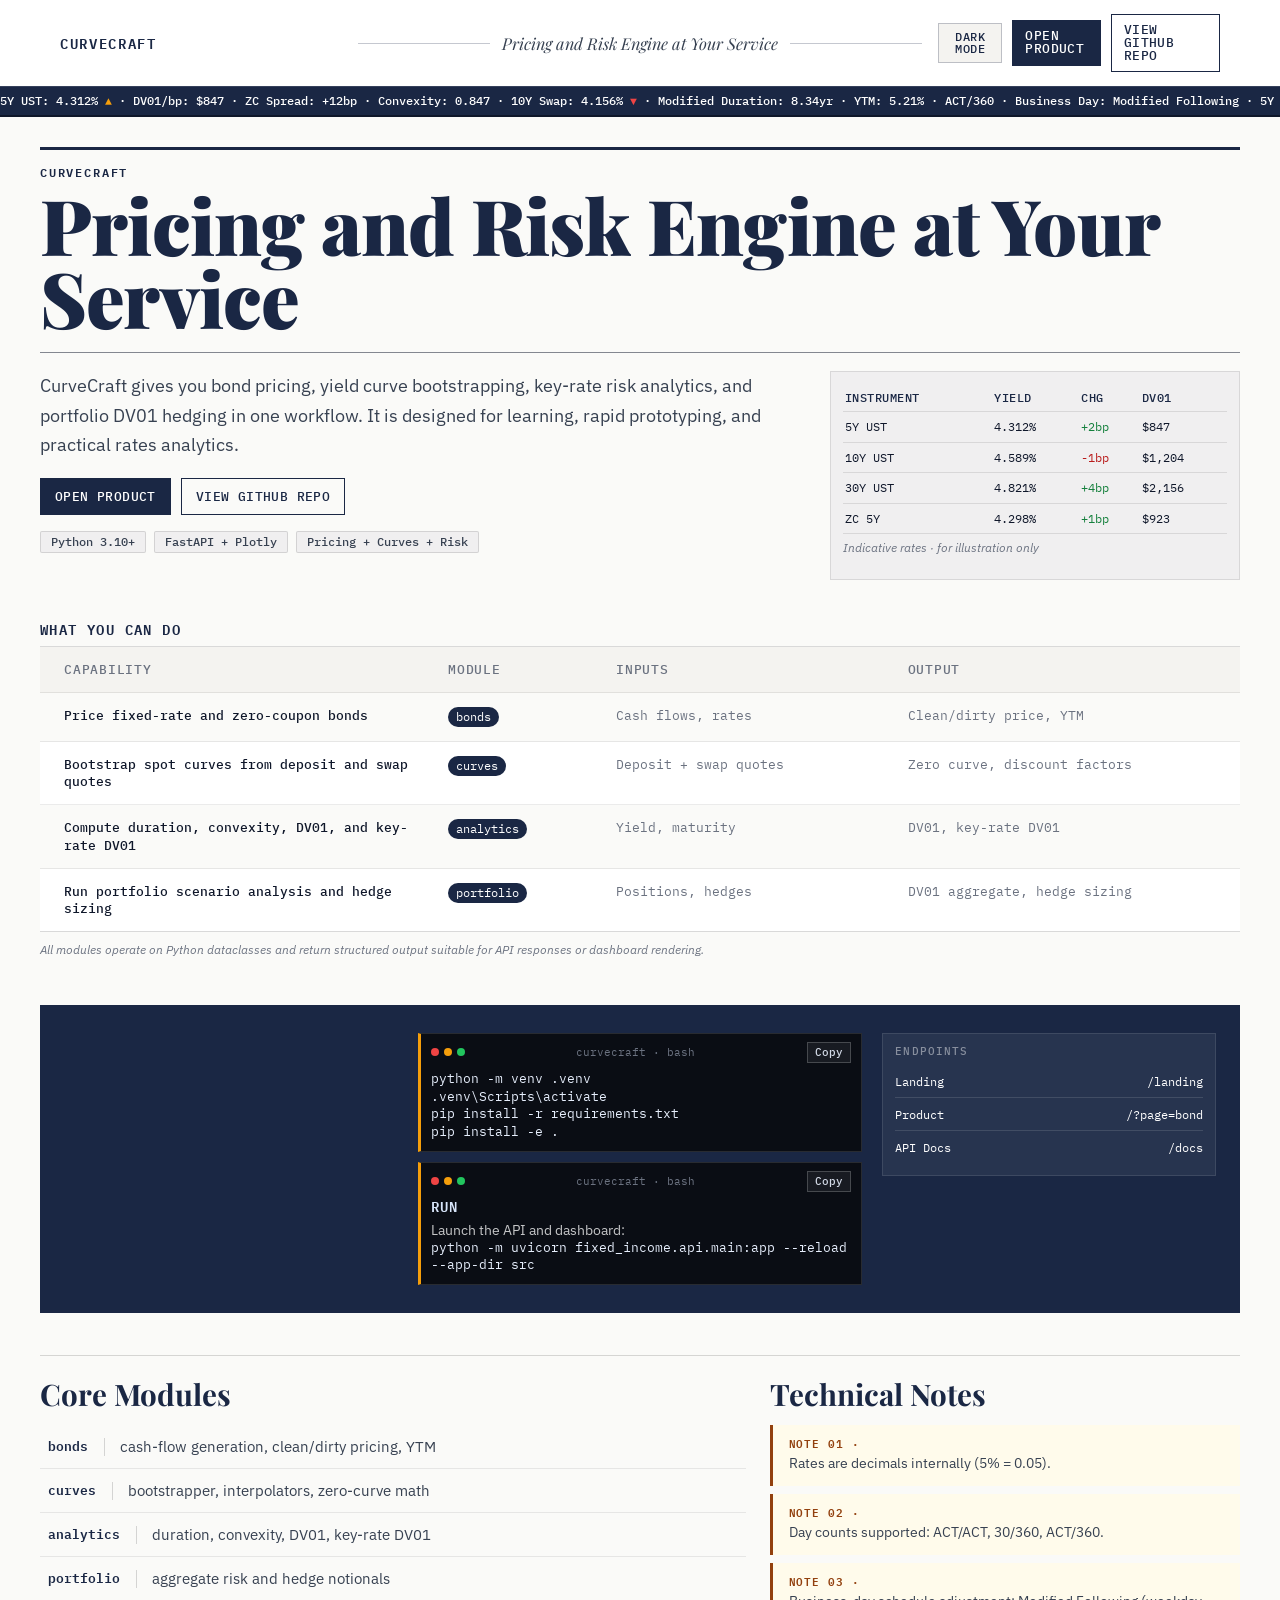
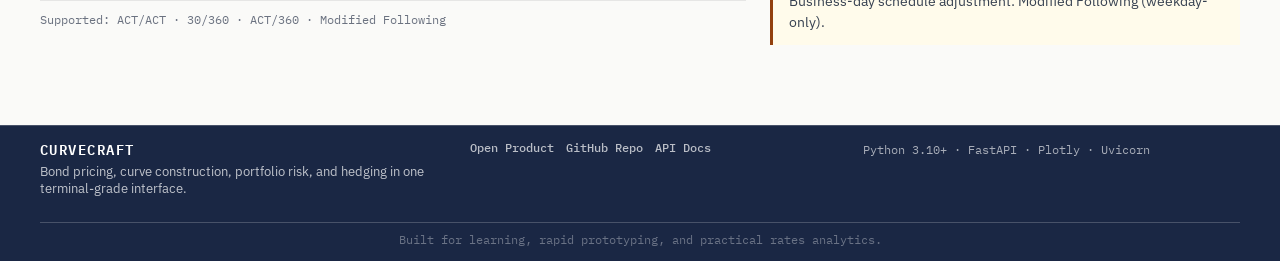
<file: src/fixed_income/api/static/landing/index.html>
<!DOCTYPE html>
<html lang="en">
<head>
    <meta charset="UTF-8">
    <meta name="viewport" content="width=device-width, initial-scale=1.0">
    <title>CurveCraft | Pricing and Risk Engine at Your Service</title>
    <link rel="preconnect" href="https://fonts.googleapis.com">
    <link rel="preconnect" href="https://fonts.gstatic.com" crossorigin>
    <link
        href="https://fonts.googleapis.com/css2?family=IBM+Plex+Mono:wght@400;500;600&family=IBM+Plex+Sans:wght@400;500&family=Playfair+Display:ital,wght@0,700;0,900;1,700&display=swap"
        rel="stylesheet"
    >
    <style>
        :root {
            --bg: #fafaf8;
            --surface: #ffffff;
            --surface-ruled: #f4f3f0;
            --surface-data: #f0eff0;
            --accent: #1a2744;
            --accent-surface: #1a2744;
            --accent-contrast: #ffffff;
            --positive: #15803d;
            --negative: #b91c1c;
            --neutral: #374151;
            --border: rgba(0, 0, 0, 0.1);
            --border-strong: rgba(26, 39, 68, 0.25);
            --text: #0f172a;
            --muted: #6b7280;
            --data: #1a2744;
            --amber: #92400e;
        }

        :root[data-theme="dark"] {
            --bg: #08111d;
            --surface: #0d1728;
            --surface-ruled: #132238;
            --surface-data: #101d31;
            --accent: #d9e6fb;
            --accent-surface: #0f1b2d;
            --accent-contrast: #edf3fb;
            --positive: #4ade80;
            --negative: #f87171;
            --neutral: #b8c5d9;
            --border: rgba(217, 230, 251, 0.14);
            --border-strong: rgba(217, 230, 251, 0.28);
            --text: #edf3fb;
            --muted: #91a2ba;
            --data: #edf3fb;
            --amber: #f4b76a;
        }

        * { box-sizing: border-box; }

        body {
            margin: 0;
            background: var(--bg);
            color: var(--text);
            font-family: "IBM Plex Sans", "Segoe UI", sans-serif;
            transition: background 0.25s ease, color 0.25s ease;
        }

        .shell {
            width: min(1200px, calc(100vw - 40px));
            margin: 0 auto;
        }

        .masthead {
            background: var(--surface);
            border-bottom: 2px solid #0f172a;
            transition: background 0.25s ease, border-color 0.25s ease;
        }

        .masthead-main {
            display: grid;
            grid-template-columns: 1fr 2fr 1fr;
            align-items: center;
            gap: 16px;
            padding: 14px 20px;
        }

        .brand {
            margin: 0;
            font: 600 0.86rem/1 "IBM Plex Mono", monospace;
            letter-spacing: 0.12em;
            color: var(--accent);
            text-transform: uppercase;
        }

        .masthead-tagline {
            display: flex;
            align-items: center;
            gap: 12px;
            color: var(--neutral);
            justify-content: center;
        }

        .masthead-tagline::before,
        .masthead-tagline::after {
            content: "";
            height: 1px;
            background: var(--border-strong);
            flex: 1;
        }

        .masthead-tagline span {
            font-family: "Playfair Display", serif;
            font-style: italic;
            font-size: 1.02rem;
            white-space: nowrap;
        }

        .masthead-actions {
            display: flex;
            justify-content: flex-end;
            gap: 10px;
            align-items: center;
        }

        .masthead-btn {
            border: 1px solid var(--accent);
            background: transparent;
            color: var(--accent);
            text-decoration: none;
            padding: 9px 12px;
            border-radius: 0;
            font: 500 0.8rem/1 "IBM Plex Mono", monospace;
            text-transform: uppercase;
            letter-spacing: 0.03em;
            transition: background 0.2s ease, color 0.2s ease, border-color 0.2s ease;
        }

        .masthead-btn.is-primary {
            background: var(--accent-surface);
            color: var(--accent-contrast);
        }

        .theme-toggle {
            display: inline-flex;
            align-items: center;
            gap: 8px;
            border: 1px solid var(--border-strong);
            background: var(--surface-ruled);
            color: var(--accent);
            padding: 7px 10px;
            font: 500 0.74rem/1 "IBM Plex Mono", monospace;
            text-transform: uppercase;
            letter-spacing: 0.05em;
            cursor: pointer;
            border-radius: 0;
            transition: background 0.2s ease, color 0.2s ease, border-color 0.2s ease;
        }

        .theme-toggle:hover {
            border-color: var(--accent);
        }

        .ticker {
            background: var(--accent-surface);
            overflow: hidden;
            white-space: nowrap;
            border-top: 1px solid rgba(255, 255, 255, 0.12);
        }

        .ticker-track {
            display: inline-block;
            padding: 8px 0;
            color: #fff;
            font: 500 0.72rem/1 "IBM Plex Mono", monospace;
            animation: ticker 26s linear infinite;
            min-width: 200%;
        }

        .up { color: #f59e0b; }
        .down { color: #ef4444; }

        @keyframes ticker {
            from { transform: translateX(0); }
            to { transform: translateX(-50%); }
        }

        main { padding: 30px 0 40px; }

        .hero-rule-strong {
            height: 3px;
            background: var(--accent);
            transform-origin: left;
        }

        .hero-rule-thin {
            height: 1px;
            background: rgba(15, 23, 42, 0.5);
            margin-top: 18px;
        }

        .hero-eyebrow {
            margin: 16px 0 0;
            color: var(--accent);
            font: 600 0.76rem/1 "IBM Plex Mono", monospace;
            letter-spacing: 0.15em;
            text-transform: uppercase;
        }

        .hero-headline {
            margin: 10px 0 8px;
            font-family: "Playfair Display", serif;
            font-weight: 900;
            font-size: clamp(3.2rem, 6vw, 7rem);
            letter-spacing: -0.01em;
            color: var(--accent);
            line-height: 0.95;
        }

        .hero-editorial {
            display: grid;
            grid-template-columns: 1.3fr 0.7fr;
            gap: 28px;
            margin-top: 18px;
        }

        .hero-copy p {
            margin: 0;
            color: var(--neutral);
            font-size: 18px;
            line-height: 1.65;
        }

        .hero-actions {
            margin-top: 18px;
            display: flex;
            gap: 10px;
            flex-wrap: wrap;
        }

        .hero-btn {
            border-radius: 0;
            text-decoration: none;
            padding: 11px 14px;
            font: 500 0.84rem/1 "IBM Plex Mono", monospace;
            border: 1px solid var(--accent);
            text-transform: uppercase;
            letter-spacing: 0.03em;
        }

        .hero-btn.is-primary {
            background: var(--accent-surface);
            color: var(--accent-contrast);
        }

        .hero-btn.is-outline {
            background: transparent;
            color: var(--accent);
        }

        .spec-tags {
            margin-top: 16px;
            display: flex;
            flex-wrap: wrap;
            gap: 8px;
        }

        .spec-tag {
            border: 1px solid rgba(0, 0, 0, 0.12);
            background: var(--surface-data);
            border-radius: 2px;
            padding: 4px 10px;
            color: var(--neutral);
            font: 500 0.74rem/1 "IBM Plex Mono", monospace;
        }

        .yield-panel {
            background: var(--surface-data);
            border: 1px solid var(--border);
            padding: 12px;
        }

        .yield-caption {
            margin-top: 7px;
            color: var(--muted);
            font: italic 400 0.72rem/1.2 "IBM Plex Sans", sans-serif;
        }

        .yield-grid {
            width: 100%;
            border-collapse: collapse;
            font: 400 0.78rem/1.4 "IBM Plex Mono", monospace;
            color: var(--data);
        }

        .yield-grid thead th {
            color: var(--accent);
            font-weight: 500;
            text-transform: uppercase;
            letter-spacing: 0.04em;
            border-bottom: 1px solid var(--border);
            padding: 5px 2px;
            text-align: left;
        }

        .yield-grid tbody tr {
            opacity: 0;
        }

        .yield-grid td {
            border-bottom: 1px solid var(--border);
            padding: 6px 2px;
            color: #0f172a;
        }

        .yield-grid td.pos { color: var(--positive); }
        .yield-grid td.neg { color: var(--negative); }

        .section {
            margin-top: 42px;
        }

        .section-title {
            margin: 0 0 10px;
            color: var(--accent);
            font: 600 0.88rem/1 "IBM Plex Mono", monospace;
            letter-spacing: 0.1em;
            text-transform: uppercase;
        }

        .capability-wrap {
            border-top: 1px solid rgba(0, 0, 0, 0.15);
            border-bottom: 1px solid rgba(0, 0, 0, 0.15);
            background: var(--surface);
        }

        .capability-row {
            display: grid;
            grid-template-columns: 2.4fr 1fr 1.8fr 2fr;
            gap: 14px;
            padding: 14px 24px;
            border-bottom: 1px solid rgba(0, 0, 0, 0.08);
            font: 400 0.8rem/1.35 "IBM Plex Mono", monospace;
            color: var(--muted);
            opacity: 0;
            transition: opacity 0.3s ease;
        }

        .capability-row:last-child { border-bottom: 0; }
        .capability-row:nth-child(even) { background: var(--bg); }
        .capability-row.header {
            background: var(--surface-ruled);
            color: var(--muted);
            font-weight: 500;
            text-transform: uppercase;
            letter-spacing: 0.06em;
            opacity: 1;
        }

        .capability-row.data-row:hover {
            background: #f0f4ff;
            border-left: 3px solid var(--accent);
            padding-left: 21px;
        }

        :root[data-theme="dark"] .capability-row.data-row:hover,
        :root[data-theme="dark"] .module-row:hover {
            background: rgba(111, 149, 201, 0.12);
        }

        .capability-name {
            color: var(--text);
            font-weight: 500;
        }

        .module-pill {
            display: inline-block;
            background: var(--accent-surface);
            color: var(--accent-contrast);
            border-radius: 999px;
            padding: 2px 8px;
            font-size: 0.73rem;
            text-transform: lowercase;
            width: fit-content;
        }

        .capability-note {
            margin: 9px 0 0;
            color: var(--muted);
            font: italic 400 0.78rem/1.4 "IBM Plex Sans", sans-serif;
        }

        .install-run {
            margin-top: 46px;
            background: var(--accent-surface);
            color: var(--accent-contrast);
            padding: 28px 24px;
        }

        .install-run-grid {
            display: grid;
            grid-template-columns: 0.9fr 1.2fr 0.9fr;
            gap: 20px;
            align-items: start;
        }

        .install-title,
        .run-title {
            margin: 0 0 8px;
            font: 600 0.86rem/1 "IBM Plex Mono", monospace;
            letter-spacing: 0.1em;
            text-transform: uppercase;
            color: #d9e6fb;
        }

        .install-body,
        .run-body {
            margin: 0;
            color: rgba(255, 255, 255, 0.76);
            font-size: 0.88rem;
        }

        .install-steps {
            margin-top: 12px;
            display: grid;
            gap: 10px;
            opacity: 0;
            transition: opacity 0.3s ease;
        }

        .install-step {
            display: grid;
            gap: 2px;
        }

        .step-no {
            color: #f59e0b;
            font: 600 0.78rem/1 "IBM Plex Mono", monospace;
            letter-spacing: 0.06em;
        }

        .step-desc {
            color: rgba(255, 255, 255, 0.76);
            font-size: 0.8rem;
        }

        .terminal {
            background: #0a0d14;
            border: 1px solid rgba(255, 255, 255, 0.12);
            border-left: 3px solid #f59e0b;
            padding: 8px 10px 10px;
            position: relative;
            opacity: 0;
            transition: opacity 0.3s ease;
        }

        .terminal + .terminal { margin-top: 10px; }

        .terminal-bar {
            display: flex;
            align-items: center;
            justify-content: space-between;
            margin-bottom: 7px;
            color: #6b7280;
            font: 400 0.68rem/1 "IBM Plex Mono", monospace;
        }

        .dots { display: inline-flex; gap: 5px; }
        .dot { width: 8px; height: 8px; border-radius: 50%; }
        .dot.r { background: #ef4444; }
        .dot.y { background: #f59e0b; }
        .dot.g { background: #22c55e; }

        .copy-btn {
            border: 1px solid rgba(255, 255, 255, 0.2);
            background: rgba(255, 255, 255, 0.06);
            color: #d2d9e6;
            padding: 4px 7px;
            font: 500 0.7rem/1 "IBM Plex Mono", monospace;
            cursor: pointer;
        }

        .terminal pre {
            margin: 0;
            color: #e6eefc;
            white-space: pre-wrap;
            font: 400 0.79rem/1.4 "IBM Plex Mono", monospace;
        }

        .endpoint-box {
            background: rgba(255, 255, 255, 0.06);
            border: 1px solid rgba(255, 255, 255, 0.1);
            padding: 12px;
            opacity: 0;
            transition: opacity 0.3s ease;
        }

        .endpoint-head {
            margin: 0 0 8px;
            color: rgba(255, 255, 255, 0.45);
            font: 500 0.68rem/1 "IBM Plex Mono", monospace;
            letter-spacing: 0.1em;
            text-transform: uppercase;
        }

        .endpoint-row {
            display: grid;
            grid-template-columns: 1fr auto;
            gap: 8px;
            border-bottom: 1px solid rgba(255, 255, 255, 0.12);
            padding: 8px 0;
            color: #fff;
            font: 400 0.78rem/1.3 "IBM Plex Mono", monospace;
        }

        .endpoint-row:last-child { border-bottom: 0; }

        .endpoint-row:hover { background: rgba(255, 255, 255, 0.08); }

        .sheets {
            margin-top: 42px;
            border-top: 1px solid rgba(0, 0, 0, 0.15);
            padding-top: 18px;
            display: grid;
            grid-template-columns: 1.5fr 1fr;
            gap: 24px;
        }

        .sheet-title {
            margin: 0 0 12px;
            color: var(--accent);
            font-family: "Playfair Display", serif;
            font-size: 1.85rem;
            font-weight: 700;
        }

        .module-row {
            display: grid;
            grid-template-columns: auto 12px 1fr;
            align-items: center;
            gap: 10px;
            padding: 12px 8px;
            border-bottom: 1px solid rgba(0, 0, 0, 0.08);
            opacity: 0;
            transition: opacity 0.3s ease;
        }

        .module-row:hover { background: #f0f4ff; }

        .module-name {
            color: var(--accent);
            font: 600 0.8rem/1 "IBM Plex Mono", monospace;
            text-transform: lowercase;
        }

        .module-sep {
            height: 18px;
            border-left: 1px solid rgba(0, 0, 0, 0.15);
            justify-self: center;
        }

        .module-desc {
            color: var(--neutral);
            font-size: 0.92rem;
        }

        .spec-line {
            margin-top: 11px;
            color: var(--muted);
            font: 400 0.75rem/1.4 "IBM Plex Mono", monospace;
        }

        .note-card {
            border-left: 3px solid var(--amber);
            background: #fffbeb;
            padding: 12px 16px;
            opacity: 0;
            transition: opacity 0.3s ease;
        }

        :root[data-theme="dark"] .note-card {
            background: rgba(244, 183, 106, 0.12);
        }

        .note-card + .note-card { margin-top: 8px; }

        .note-label {
            color: var(--amber);
            font: 600 0.69rem/1 "IBM Plex Mono", monospace;
            letter-spacing: 0.08em;
            text-transform: uppercase;
        }

        .note-text {
            margin-top: 5px;
            color: var(--neutral);
            font-size: 0.9rem;
            line-height: 1.45;
        }

        .footer {
            margin-top: 40px;
            background: var(--accent-surface);
            color: var(--accent-contrast);
            border-top: 1px solid rgba(255, 255, 255, 0.2);
        }

        :root[data-theme="dark"] .masthead {
            background: #0b1525;
            border-bottom-color: rgba(217, 230, 251, 0.22);
        }

        :root[data-theme="dark"] .ticker,
        :root[data-theme="dark"] .install-run,
        :root[data-theme="dark"] .footer,
        :root[data-theme="dark"] .masthead-btn.is-primary,
        :root[data-theme="dark"] .hero-btn.is-primary,
        :root[data-theme="dark"] .module-pill,
        :root[data-theme="dark"] .theme-toggle {
            background: #0f1b2d;
            color: #edf3fb;
        }

        :root[data-theme="dark"] .theme-toggle {
            border-color: rgba(217, 230, 251, 0.22);
        }

        :root[data-theme="dark"] .endpoint-box {
            background: rgba(13, 23, 40, 0.88);
            border-color: rgba(217, 230, 251, 0.14);
        }

        :root[data-theme="dark"] .capability-wrap,
        :root[data-theme="dark"] .yield-panel {
            background: #0d1728;
        }

        :root[data-theme="dark"] .hero-rule-thin {
            background: rgba(217, 230, 251, 0.24);
        }

        :root[data-theme="dark"] .ticker-track,
        :root[data-theme="dark"] .footer-links a:hover {
            color: #edf3fb;
        }

        .footer-inner {
            width: min(1200px, calc(100vw - 40px));
            margin: 0 auto;
            padding: 16px 0 10px;
        }

        .footer-grid {
            display: grid;
            grid-template-columns: 1.1fr 1fr 1fr;
            gap: 16px;
            align-items: start;
            border-bottom: 1px solid rgba(255, 255, 255, 0.2);
            padding-bottom: 12px;
        }

        .footer-brand {
            margin: 0;
            font: 600 0.85rem/1 "IBM Plex Mono", monospace;
            letter-spacing: 0.11em;
            text-transform: uppercase;
        }

        .footer-copy {
            margin-top: 8px;
            color: rgba(255, 255, 255, 0.72);
            font-size: 0.82rem;
        }

        .footer-links {
            display: flex;
            gap: 12px;
            flex-wrap: wrap;
        }

        .footer-links a {
            color: rgba(255, 255, 255, 0.7);
            text-decoration: none;
            font: 500 0.76rem/1 "IBM Plex Mono", monospace;
        }

        .footer-links a:hover { color: #fff; }

        .footer-tech {
            color: rgba(255, 255, 255, 0.62);
            font: 400 0.73rem/1.45 "IBM Plex Mono", monospace;
        }

        .footer-bottom {
            padding: 10px 0 4px;
            text-align: center;
            color: rgba(255, 255, 255, 0.35);
            font: 400 0.72rem/1.2 "IBM Plex Mono", monospace;
        }

        @media (max-width: 768px) {
            .shell { width: calc(100vw - 22px); }
            .ticker { display: none; }
            .masthead-main {
                grid-template-columns: 1fr;
                text-align: center;
            }
            .masthead-actions { justify-content: center; }
            .hero-editorial { grid-template-columns: 1fr; }
            .capability-row {
                grid-template-columns: 1fr;
                gap: 6px;
            }
            .capability-row.header .cap-col:nth-child(n + 2),
            .capability-row.data-row > :nth-child(n + 2) {
                display: none;
            }
            .install-run-grid,
            .sheets,
            .footer-grid {
                grid-template-columns: 1fr;
            }
        }

        @media (prefers-reduced-motion: no-preference) {
            @supports (selector(:has(*))) {
                .hero-headline {
                    transition: opacity 0.5s ease;
                    @starting-style { opacity: 0; }
                }

                .hero-copy,
                .yield-panel {
                    transition: opacity 0.45s ease;
                    @starting-style { opacity: 0; }
                }
            }

            .hero-rule-strong {
                animation: ruleDraw 0.4s ease-out both;
            }

            @keyframes ruleDraw {
                from { transform: scaleX(0); }
                to { transform: scaleX(1); }
            }
        }
    </style>
</head>
<body>
    <header class="masthead">
        <div class="masthead-main shell">
            <p class="brand">CURVECRAFT</p>
            <div class="masthead-tagline"><span>Pricing and Risk Engine at Your Service</span></div>
            <div class="masthead-actions">
                <button class="theme-toggle" id="theme-toggle" type="button" aria-label="Toggle theme">
                    <span id="theme-toggle-label">Dark Mode</span>
                </button>
                <a class="masthead-btn is-primary" href="/?page=bond">Open Product</a>
                <a
                    class="masthead-btn"
                    href="https://github.com/Whauv/CurveCraft"
                    target="_blank"
                    rel="noopener noreferrer"
                >View GitHub Repo</a>
            </div>
        </div>
        <div class="ticker">
            <div class="ticker-track">
                5Y UST: 4.312% <span class="up">▲</span> · DV01/bp: $847 · ZC Spread: +12bp · Convexity: 0.847 ·
                10Y Swap: 4.156% <span class="down">▼</span> · Modified Duration: 8.34yr · YTM: 5.21% · ACT/360 ·
                Business Day: Modified Following · 5Y UST: 4.312% <span class="up">▲</span> · DV01/bp: $847 ·
                ZC Spread: +12bp · Convexity: 0.847 · 10Y Swap: 4.156% <span class="down">▼</span> ·
                Modified Duration: 8.34yr · YTM: 5.21% · ACT/360 · Business Day: Modified Following ·
            </div>
        </div>
    </header>

    <main class="shell">
        <section>
            <div class="hero-rule-strong"></div>
            <p class="hero-eyebrow">CURVECRAFT</p>
            <h1 class="hero-headline">Pricing and Risk Engine at Your Service</h1>
            <div class="hero-rule-thin"></div>

            <div class="hero-editorial">
                <div class="hero-copy">
                    <p>
                        CurveCraft gives you bond pricing, yield curve bootstrapping, key-rate risk analytics, and portfolio
                        DV01 hedging in one workflow. It is designed for learning, rapid prototyping, and practical rates analytics.
                    </p>
                    <div class="hero-actions">
                        <a class="hero-btn is-primary" href="/?page=bond">Open Product</a>
                        <a
                            class="hero-btn is-outline"
                            href="https://github.com/Whauv/CurveCraft"
                            target="_blank"
                            rel="noopener noreferrer"
                        >View GitHub Repo</a>
                    </div>
                    <div class="spec-tags">
                        <span class="spec-tag">Python 3.10+</span>
                        <span class="spec-tag">FastAPI + Plotly</span>
                        <span class="spec-tag">Pricing + Curves + Risk</span>
                    </div>
                </div>

                <aside class="yield-panel">
                    <table class="yield-grid" aria-label="Indicative rates">
                        <thead>
                            <tr><th>INSTRUMENT</th><th>YIELD</th><th>CHG</th><th>DV01</th></tr>
                        </thead>
                        <tbody>
                            <tr><td>5Y UST</td><td>4.312%</td><td class="pos">+2bp</td><td>$847</td></tr>
                            <tr><td>10Y UST</td><td>4.589%</td><td class="neg">-1bp</td><td>$1,204</td></tr>
                            <tr><td>30Y UST</td><td>4.821%</td><td class="pos">+4bp</td><td>$2,156</td></tr>
                            <tr><td>ZC 5Y</td><td>4.298%</td><td class="pos">+1bp</td><td>$923</td></tr>
                        </tbody>
                    </table>
                    <p class="yield-caption">Indicative rates · for illustration only</p>
                </aside>
            </div>
        </section>

        <section class="section">
            <h2 class="section-title">WHAT YOU CAN DO</h2>
            <div class="capability-wrap">
                <div class="capability-row header">
                    <div class="cap-col">CAPABILITY</div>
                    <div class="cap-col">MODULE</div>
                    <div class="cap-col">INPUTS</div>
                    <div class="cap-col">OUTPUT</div>
                </div>
                <div class="capability-row data-row">
                    <div class="capability-name">Price fixed-rate and zero-coupon bonds</div>
                    <div><span class="module-pill">bonds</span></div>
                    <div>Cash flows, rates</div>
                    <div>Clean/dirty price, YTM</div>
                </div>
                <div class="capability-row data-row">
                    <div class="capability-name">Bootstrap spot curves from deposit and swap quotes</div>
                    <div><span class="module-pill">curves</span></div>
                    <div>Deposit + swap quotes</div>
                    <div>Zero curve, discount factors</div>
                </div>
                <div class="capability-row data-row">
                    <div class="capability-name">Compute duration, convexity, DV01, and key-rate DV01</div>
                    <div><span class="module-pill">analytics</span></div>
                    <div>Yield, maturity</div>
                    <div>DV01, key-rate DV01</div>
                </div>
                <div class="capability-row data-row">
                    <div class="capability-name">Run portfolio scenario analysis and hedge sizing</div>
                    <div><span class="module-pill">portfolio</span></div>
                    <div>Positions, hedges</div>
                    <div>DV01 aggregate, hedge sizing</div>
                </div>
            </div>
            <p class="capability-note">
                All modules operate on Python dataclasses and return structured output suitable for API responses or dashboard rendering.
            </p>
        </section>

        <section class="install-run data-row">
            <div class="install-run-grid">
                <div class="install-steps">
                    <h3 class="install-title">INSTALL</h3>
                    <p class="install-body">Set up the project locally in a few commands:</p>
                    <div class="install-step"><span class="step-no">01 →</span><span class="step-desc">Create local virtual environment</span></div>
                    <div class="install-step"><span class="step-no">02 →</span><span class="step-desc">Activate project environment</span></div>
                    <div class="install-step"><span class="step-no">03 →</span><span class="step-desc">Install project dependencies</span></div>
                    <div class="install-step"><span class="step-no">04 →</span><span class="step-desc">Install package in editable mode</span></div>
                </div>

                <div>
                    <div class="terminal data-row">
                        <div class="terminal-bar">
                            <span class="dots"><span class="dot r"></span><span class="dot y"></span><span class="dot g"></span></span>
                            <span>curvecraft · bash</span>
                            <button class="copy-btn" data-copy-target="install-code">Copy</button>
                        </div>
                        <pre id="install-code">python -m venv .venv
.venv\Scripts\activate
pip install -r requirements.txt
pip install -e .</pre>
                    </div>
                    <div class="terminal data-row">
                        <div class="terminal-bar">
                            <span class="dots"><span class="dot r"></span><span class="dot y"></span><span class="dot g"></span></span>
                            <span>curvecraft · bash</span>
                            <button class="copy-btn" data-copy-target="run-code">Copy</button>
                        </div>
                        <h3 class="run-title">RUN</h3>
                        <p class="run-body">Launch the API and dashboard:</p>
                        <pre id="run-code">python -m uvicorn fixed_income.api.main:app --reload --app-dir src</pre>
                    </div>
                </div>

                <div class="endpoint-box data-row">
                    <p class="endpoint-head">ENDPOINTS</p>
                    <div class="endpoint-row"><span>Landing</span><span>/landing</span></div>
                    <div class="endpoint-row"><span>Product</span><span>/?page=bond</span></div>
                    <div class="endpoint-row"><span>API Docs</span><span>/docs</span></div>
                </div>
            </div>
        </section>

        <section class="sheets">
            <div>
                <h2 class="sheet-title">Core Modules</h2>
                <div class="module-row data-row">
                    <span class="module-name">bonds</span>
                    <span class="module-sep"></span>
                    <span class="module-desc">cash-flow generation, clean/dirty pricing, YTM</span>
                </div>
                <div class="module-row data-row">
                    <span class="module-name">curves</span>
                    <span class="module-sep"></span>
                    <span class="module-desc">bootstrapper, interpolators, zero-curve math</span>
                </div>
                <div class="module-row data-row">
                    <span class="module-name">analytics</span>
                    <span class="module-sep"></span>
                    <span class="module-desc">duration, convexity, DV01, key-rate DV01</span>
                </div>
                <div class="module-row data-row">
                    <span class="module-name">portfolio</span>
                    <span class="module-sep"></span>
                    <span class="module-desc">aggregate risk and hedge notionals</span>
                </div>
                <p class="spec-line">Supported: ACT/ACT · 30/360 · ACT/360 · Modified Following</p>
            </div>

            <div>
                <h2 class="sheet-title">Technical Notes</h2>
                <div class="note-card data-row">
                    <div class="note-label">NOTE 01 ·</div>
                    <div class="note-text">Rates are decimals internally (5% = 0.05).</div>
                </div>
                <div class="note-card data-row">
                    <div class="note-label">NOTE 02 ·</div>
                    <div class="note-text">Day counts supported: ACT/ACT, 30/360, ACT/360.</div>
                </div>
                <div class="note-card data-row">
                    <div class="note-label">NOTE 03 ·</div>
                    <div class="note-text">Business-day schedule adjustment: Modified Following (weekday-only).</div>
                </div>
            </div>
        </section>
    </main>

    <footer class="footer">
        <div class="footer-inner">
            <div class="footer-grid">
                <div>
                    <p class="footer-brand">CURVECRAFT</p>
                    <p class="footer-copy">Bond pricing, curve construction, portfolio risk, and hedging in one terminal-grade interface.</p>
                </div>
                <div class="footer-links">
                    <a href="/?page=bond">Open Product</a>
                    <a href="https://github.com/Whauv/CurveCraft" target="_blank" rel="noopener noreferrer">GitHub Repo</a>
                    <a href="/docs">API Docs</a>
                </div>
                <div class="footer-tech">Python 3.10+ · FastAPI · Plotly · Uvicorn</div>
            </div>
            <div class="footer-bottom">Built for learning, rapid prototyping, and practical rates analytics.</div>
        </div>
    </footer>

    <script>
        (() => {
            const root = document.documentElement;
            const themeToggle = document.getElementById("theme-toggle");
            const themeLabel = document.getElementById("theme-toggle-label");
            const savedTheme = localStorage.getItem("curvecraft-landing-theme");

            const applyTheme = (theme) => {
                if (theme === "dark") {
                    root.setAttribute("data-theme", "dark");
                    themeLabel.textContent = "Light Mode";
                } else {
                    root.removeAttribute("data-theme");
                    themeLabel.textContent = "Dark Mode";
                }
            };

            applyTheme(savedTheme === "dark" ? "dark" : "light");

            themeToggle?.addEventListener("click", () => {
                const nextTheme = root.getAttribute("data-theme") === "dark" ? "light" : "dark";
                applyTheme(nextTheme);
                localStorage.setItem("curvecraft-landing-theme", nextTheme);
            });

            const prefersReducedMotion = window.matchMedia("(prefers-reduced-motion: reduce)").matches;
            const rows = Array.from(document.querySelectorAll(".data-row"));
            const yieldRows = Array.from(document.querySelectorAll(".yield-grid tbody tr"));

            if (!prefersReducedMotion) {
                setTimeout(() => {
                    yieldRows.forEach((row, index) => {
                        window.setTimeout(() => { row.style.opacity = "1"; }, index * 30);
                    });
                }, 220);

                const observer = new IntersectionObserver((entries) => {
                    entries.forEach((entry, index) => {
                        if (entry.isIntersecting) {
                            window.setTimeout(() => {
                                entry.target.style.opacity = "1";
                            }, index * 35);
                            observer.unobserve(entry.target);
                        }
                    });
                }, { threshold: 0.1 });

                rows.forEach((el) => {
                    if (!el.classList.contains("header")) {
                        el.style.opacity = "0";
                        el.style.transition = "opacity 0.3s ease";
                    }
                    observer.observe(el);
                });
            } else {
                yieldRows.forEach((row) => { row.style.opacity = "1"; });
                rows.forEach((row) => { row.style.opacity = "1"; });
            }

            document.querySelectorAll(".copy-btn").forEach((button) => {
                button.addEventListener("click", async () => {
                    const targetId = button.getAttribute("data-copy-target");
                    const node = document.getElementById(targetId);
                    if (!node) return;
                    try {
                        await navigator.clipboard.writeText(node.textContent || "");
                        const original = button.textContent;
                        button.textContent = "Copied";
                        window.setTimeout(() => { button.textContent = original; }, 2000);
                    } catch (_error) {
                        button.textContent = "Copy Failed";
                        window.setTimeout(() => { button.textContent = "Copy"; }, 2000);
                    }
                });
            });
        })();
    </script>
</body>
</html>
</file>
